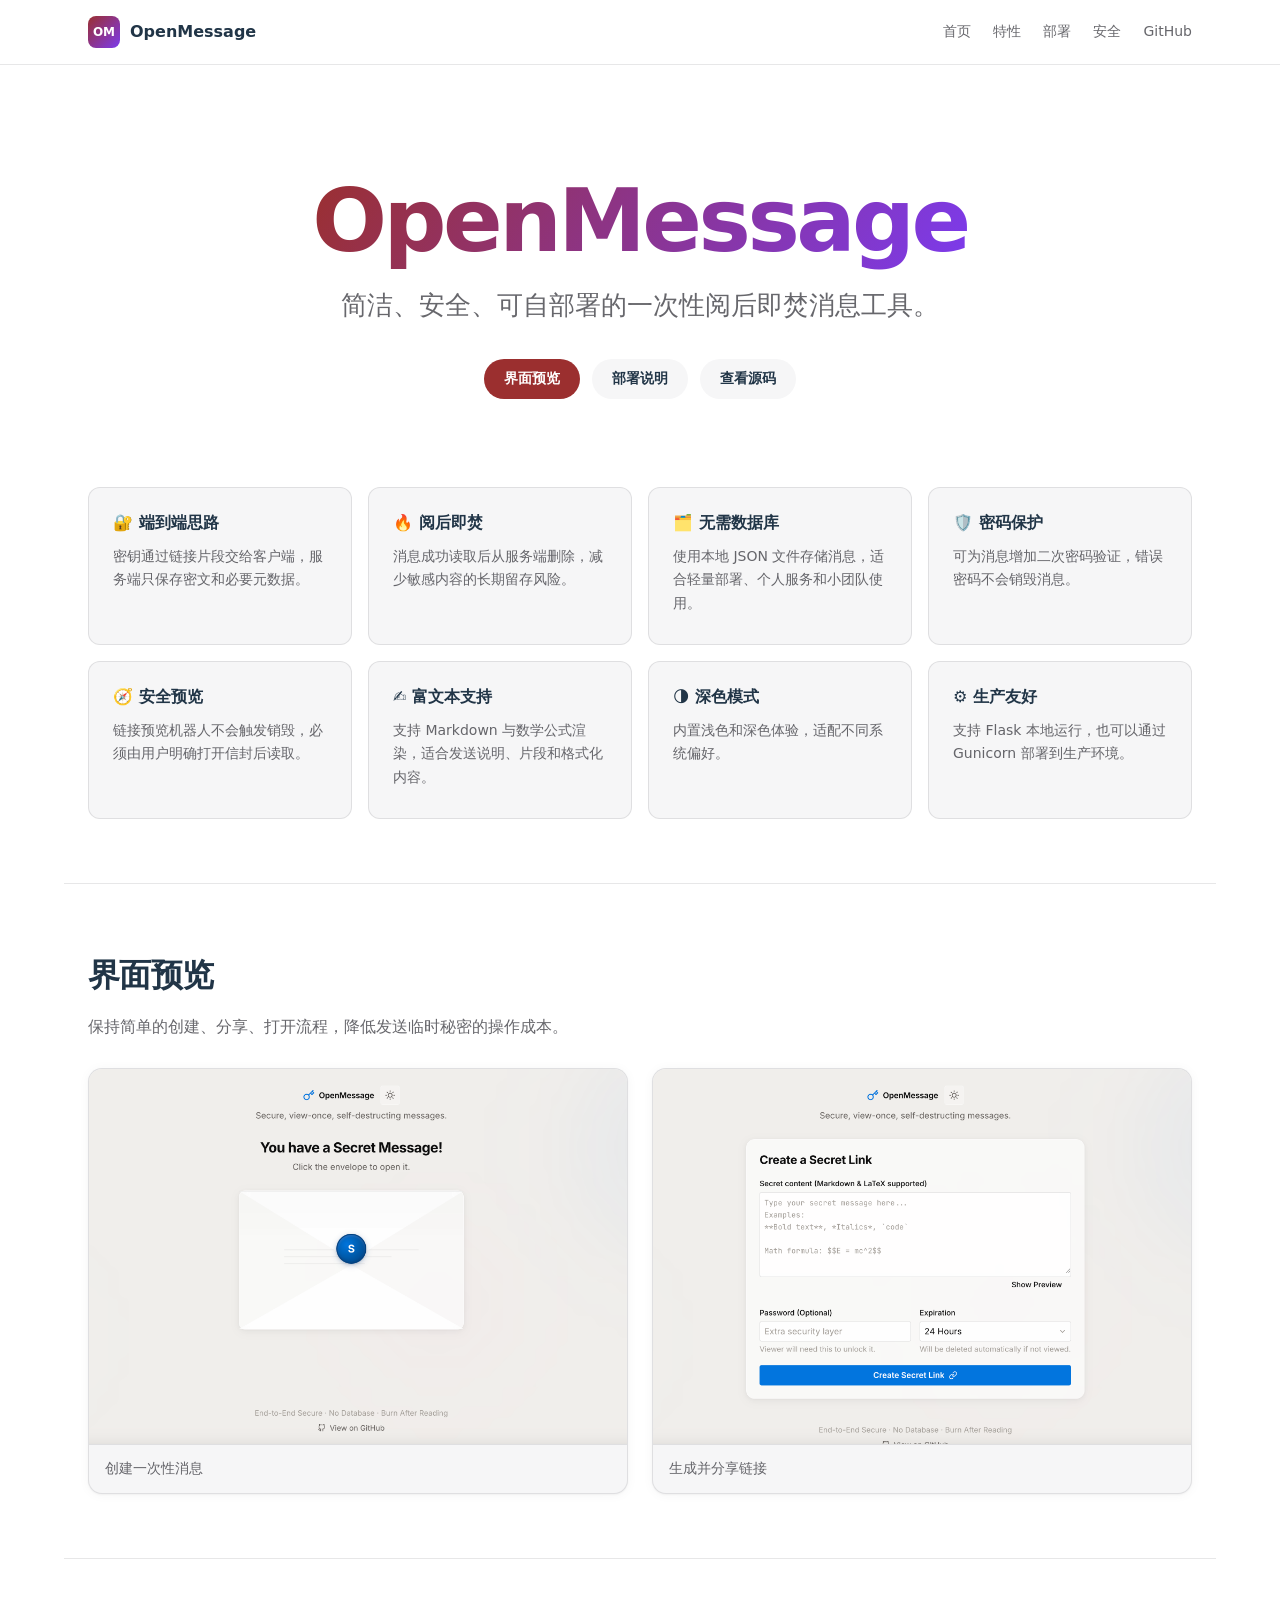
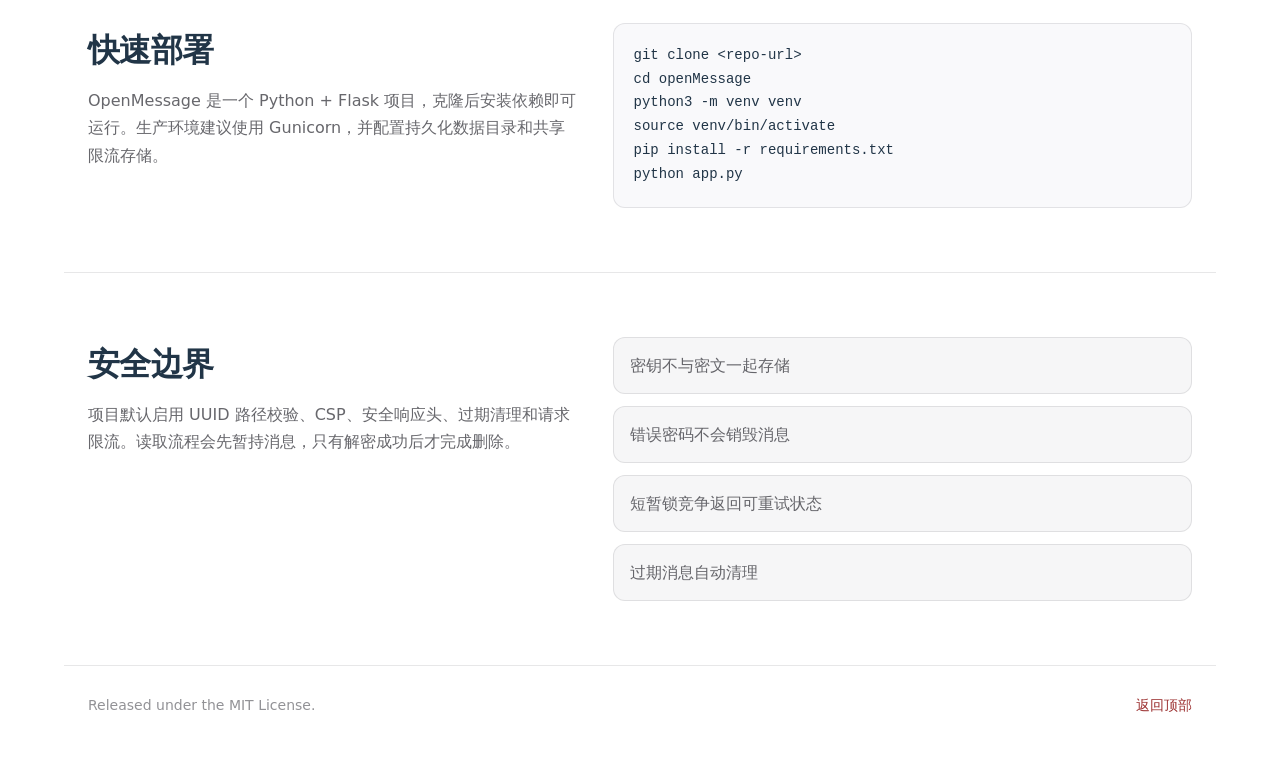
<file: site/index.html>
<!doctype html>
<html lang="zh-CN">
<head>
  <meta charset="utf-8">
  <meta name="viewport" content="width=device-width, initial-scale=1">
  <meta name="description" content="OpenMessage 是一个简洁、安全、阅后即焚的一次性消息工具。">
  <title>OpenMessage</title>
  <link rel="stylesheet" href="css/landing.css">
</head>
<body>
  <header class="nav">
    <div class="nav-inner">
      <a class="brand" href="#top" aria-label="OpenMessage 首页">
        <span class="logo">OM</span>
        <span>OpenMessage</span>
      </a>
      <nav class="links" aria-label="主导航">
        <a href="#top">首页</a>
        <a href="#features">特性</a>
        <a href="#deploy">部署</a>
        <a href="#security">安全</a>
        <a href="https://github.com/" target="_blank" rel="noreferrer">GitHub</a>
      </nav>
    </div>
  </header>

  <main id="top">
    <section class="hero">
      <div class="hero-inner">
        <h1><span>OpenMessage</span></h1>
        <p class="tagline">简洁、安全、可自部署的一次性阅后即焚消息工具。</p>
        <div class="actions">
          <a class="button brand-button" href="#demo">界面预览</a>
          <a class="button alt-button" href="#deploy">部署说明</a>
          <a class="button alt-button" href="https://github.com/" target="_blank" rel="noreferrer">查看源码</a>
        </div>
      </div>
    </section>

    <section id="features" class="features">
      <div class="feature-grid">
        <article class="feature-card">
          <h2>🔐 端到端思路</h2>
          <p>密钥通过链接片段交给客户端，服务端只保存密文和必要元数据。</p>
        </article>
        <article class="feature-card">
          <h2>🔥 阅后即焚</h2>
          <p>消息成功读取后从服务端删除，减少敏感内容的长期留存风险。</p>
        </article>
        <article class="feature-card">
          <h2>🗂️ 无需数据库</h2>
          <p>使用本地 JSON 文件存储消息，适合轻量部署、个人服务和小团队使用。</p>
        </article>
        <article class="feature-card">
          <h2>🛡️ 密码保护</h2>
          <p>可为消息增加二次密码验证，错误密码不会销毁消息。</p>
        </article>
        <article class="feature-card">
          <h2>🧭 安全预览</h2>
          <p>链接预览机器人不会触发销毁，必须由用户明确打开信封后读取。</p>
        </article>
        <article class="feature-card">
          <h2>✍️ 富文本支持</h2>
          <p>支持 Markdown 与数学公式渲染，适合发送说明、片段和格式化内容。</p>
        </article>
        <article class="feature-card">
          <h2>🌗 深色模式</h2>
          <p>内置浅色和深色体验，适配不同系统偏好。</p>
        </article>
        <article class="feature-card">
          <h2>⚙️ 生产友好</h2>
          <p>支持 Flask 本地运行，也可以通过 Gunicorn 部署到生产环境。</p>
        </article>
      </div>
    </section>

    <section id="demo" class="preview">
      <div class="section-title">
        <h2>界面预览</h2>
        <p>保持简单的创建、分享、打开流程，降低发送临时秘密的操作成本。</p>
      </div>
      <div class="preview-grid">
        <figure>
          <picture>
            <source srcset="../assets/homepage-dark.png" media="(prefers-color-scheme: dark)">
            <img src="../assets/homepage.png" alt="OpenMessage 创建消息页面">
          </picture>
          <figcaption>创建一次性消息</figcaption>
        </figure>
        <figure>
          <picture>
            <source srcset="../assets/success-dark.png" media="(prefers-color-scheme: dark)">
            <img src="../assets/success.png" alt="OpenMessage 分享链接页面">
          </picture>
          <figcaption>生成并分享链接</figcaption>
        </figure>
      </div>
    </section>

    <section id="deploy" class="doc-section">
      <div class="doc-copy">
        <h2>快速部署</h2>
        <p>OpenMessage 是一个 Python + Flask 项目，克隆后安装依赖即可运行。生产环境建议使用 Gunicorn，并配置持久化数据目录和共享限流存储。</p>
      </div>
      <pre><code>git clone &lt;repo-url&gt;
cd openMessage
python3 -m venv venv
source venv/bin/activate
pip install -r requirements.txt
python app.py</code></pre>
    </section>

    <section id="security" class="doc-section security">
      <div class="doc-copy">
        <h2>安全边界</h2>
        <p>项目默认启用 UUID 路径校验、CSP、安全响应头、过期清理和请求限流。读取流程会先暂持消息，只有解密成功后才完成删除。</p>
      </div>
      <ul class="security-list">
        <li>密钥不与密文一起存储</li>
        <li>错误密码不会销毁消息</li>
        <li>短暂锁竞争返回可重试状态</li>
        <li>过期消息自动清理</li>
      </ul>
    </section>
  </main>

  <footer class="footer">
    <span>Released under the MIT License.</span>
    <a href="#top">返回顶部</a>
  </footer>
</body>
</html>
</file>
<file: site/css/landing.css>
:root {
  color-scheme: light dark;
  --vp-c-bg: #ffffff;
  --vp-c-bg-soft: #f6f6f7;
  --vp-c-bg-alt: #f9f9fb;
  --vp-c-text-1: #213547;
  --vp-c-text-2: rgba(60, 60, 67, 0.78);
  --vp-c-text-3: rgba(60, 60, 67, 0.56);
  --vp-c-border: rgba(60, 60, 67, 0.12);
  --vp-c-brand-1: #9b2f2f;
  --vp-c-brand-2: #b54848;
  --vp-c-brand-soft: rgba(155, 47, 47, 0.14);
  --vp-c-purple: #7c3aed;
  --vp-shadow-1: 0 1px 2px rgba(0, 0, 0, 0.04), 0 1px 12px rgba(0, 0, 0, 0.04);
  font-family: Inter, ui-sans-serif, system-ui, -apple-system, BlinkMacSystemFont, "Segoe UI", sans-serif;
}

@media (prefers-color-scheme: dark) {
  :root {
    --vp-c-bg: #1b1b1f;
    --vp-c-bg-soft: #242428;
    --vp-c-bg-alt: #161618;
    --vp-c-text-1: rgba(255, 255, 245, 0.94);
    --vp-c-text-2: rgba(235, 235, 245, 0.72);
    --vp-c-text-3: rgba(235, 235, 245, 0.48);
    --vp-c-border: rgba(82, 82, 89, 0.68);
    --vp-c-brand-1: #e16f68;
    --vp-c-brand-2: #f08b83;
    --vp-c-brand-soft: rgba(225, 111, 104, 0.16);
    --vp-shadow-1: none;
  }
}

* {
  box-sizing: border-box;
}

html {
  scroll-behavior: smooth;
}

body {
  margin: 0;
  background: var(--vp-c-bg);
  color: var(--vp-c-text-1);
  font-size: 16px;
  line-height: 1.7;
}

a {
  color: inherit;
  text-decoration: none;
}

img {
  display: block;
  max-width: 100%;
}

.nav {
  position: sticky;
  top: 0;
  z-index: 10;
  border-bottom: 1px solid var(--vp-c-border);
  background: color-mix(in srgb, var(--vp-c-bg) 88%, transparent);
  backdrop-filter: saturate(180%) blur(12px);
}

.nav-inner {
  display: flex;
  width: min(100%, 1152px);
  height: 64px;
  align-items: center;
  justify-content: space-between;
  gap: 24px;
  margin: 0 auto;
  padding: 0 24px;
}

.brand {
  display: inline-flex;
  align-items: center;
  gap: 10px;
  font-weight: 700;
}

.logo {
  display: grid;
  width: 32px;
  height: 32px;
  place-items: center;
  border-radius: 8px;
  background: linear-gradient(135deg, var(--vp-c-brand-1), var(--vp-c-purple));
  color: white;
  font-size: 12px;
  font-weight: 800;
}

.links {
  display: flex;
  align-items: center;
  gap: 22px;
  color: var(--vp-c-text-2);
  font-size: 14px;
  font-weight: 500;
}

.links a:hover {
  color: var(--vp-c-brand-1);
}

.hero {
  padding: 112px 24px 72px;
}

.hero-inner {
  width: min(100%, 960px);
  margin: 0 auto;
  text-align: center;
}

h1,
h2,
p {
  margin-top: 0;
}

h1 {
  margin-bottom: 18px;
  font-size: clamp(56px, 10vw, 88px);
  line-height: 1;
  letter-spacing: -0.04em;
}

h1 span {
  background: linear-gradient(120deg, var(--vp-c-brand-1), var(--vp-c-purple));
  -webkit-background-clip: text;
  background-clip: text;
  color: transparent;
}

.tagline {
  max-width: 760px;
  margin: 0 auto;
  color: var(--vp-c-text-2);
  font-size: clamp(20px, 3vw, 26px);
  font-weight: 500;
}

.actions {
  display: flex;
  flex-wrap: wrap;
  justify-content: center;
  gap: 12px;
  margin-top: 32px;
}

.button {
  display: inline-flex;
  min-height: 40px;
  align-items: center;
  border-radius: 20px;
  padding: 0 20px;
  font-size: 14px;
  font-weight: 600;
  transition: background-color 0.2s, color 0.2s;
}

.brand-button {
  background: var(--vp-c-brand-1);
  color: white;
}

.brand-button:hover {
  background: var(--vp-c-brand-2);
}

.alt-button {
  background: var(--vp-c-bg-soft);
  color: var(--vp-c-text-1);
}

.alt-button:hover {
  background: var(--vp-c-brand-soft);
  color: var(--vp-c-brand-1);
}

.features,
.preview,
.doc-section,
.footer {
  width: min(100%, 1152px);
  margin: 0 auto;
  padding-right: 24px;
  padding-left: 24px;
}

.features {
  padding-top: 16px;
  padding-bottom: 64px;
}

.feature-grid {
  display: grid;
  grid-template-columns: repeat(4, minmax(0, 1fr));
  gap: 16px;
}

.feature-card {
  min-height: 158px;
  border: 1px solid var(--vp-c-border);
  border-radius: 12px;
  background: var(--vp-c-bg-soft);
  padding: 24px;
  transition: border-color 0.2s, background-color 0.2s;
}

.feature-card:hover {
  border-color: var(--vp-c-brand-1);
  background: var(--vp-c-brand-soft);
}

.feature-card h2 {
  margin-bottom: 10px;
  font-size: 16px;
  line-height: 1.4;
}

.feature-card p {
  margin: 0;
  color: var(--vp-c-text-2);
  font-size: 14px;
}

.preview,
.doc-section {
  padding-top: 64px;
  padding-bottom: 64px;
  border-top: 1px solid var(--vp-c-border);
}

.section-title {
  max-width: 720px;
  margin-bottom: 28px;
}

.section-title h2,
.doc-copy h2 {
  margin-bottom: 10px;
  font-size: 32px;
  letter-spacing: -0.02em;
}

.section-title p,
.doc-copy p {
  color: var(--vp-c-text-2);
}

.preview-grid {
  display: grid;
  grid-template-columns: repeat(2, minmax(0, 1fr));
  gap: 24px;
}

figure {
  overflow: hidden;
  margin: 0;
  border: 1px solid var(--vp-c-border);
  border-radius: 14px;
  background: var(--vp-c-bg-soft);
  box-shadow: var(--vp-shadow-1);
}

figcaption {
  border-top: 1px solid var(--vp-c-border);
  padding: 12px 16px;
  color: var(--vp-c-text-2);
  font-size: 14px;
}

.doc-section {
  display: grid;
  grid-template-columns: minmax(0, 0.85fr) minmax(320px, 1fr);
  gap: 32px;
  align-items: start;
}

pre {
  overflow-x: auto;
  margin: 0;
  border: 1px solid var(--vp-c-border);
  border-radius: 12px;
  background: var(--vp-c-bg-alt);
  padding: 20px;
  color: var(--vp-c-text-1);
  font-size: 14px;
  line-height: 1.7;
}

code {
  font-family: ui-monospace, SFMono-Regular, Menlo, Monaco, Consolas, "Liberation Mono", monospace;
}

.security-list {
  display: grid;
  gap: 12px;
  margin: 0;
  padding: 0;
  list-style: none;
}

.security-list li {
  border: 1px solid var(--vp-c-border);
  border-radius: 12px;
  background: var(--vp-c-bg-soft);
  padding: 14px 16px;
  color: var(--vp-c-text-2);
}

.footer {
  display: flex;
  justify-content: space-between;
  gap: 20px;
  border-top: 1px solid var(--vp-c-border);
  padding-top: 28px;
  padding-bottom: 36px;
  color: var(--vp-c-text-3);
  font-size: 14px;
}

.footer a {
  color: var(--vp-c-brand-1);
}

@media (max-width: 960px) {
  .feature-grid {
    grid-template-columns: repeat(2, minmax(0, 1fr));
  }

  .doc-section,
  .preview-grid {
    grid-template-columns: 1fr;
  }
}

@media (max-width: 640px) {
  .nav-inner {
    height: auto;
    align-items: flex-start;
    flex-direction: column;
    padding-top: 14px;
    padding-bottom: 14px;
  }

  .links {
    width: 100%;
    gap: 14px;
    overflow-x: auto;
    white-space: nowrap;
  }

  .hero {
    padding-top: 72px;
  }

  .feature-grid {
    grid-template-columns: 1fr;
  }

  .actions {
    align-items: stretch;
    flex-direction: column;
  }

  .button {
    justify-content: center;
  }

  .footer {
    flex-direction: column;
  }
}
</file>
